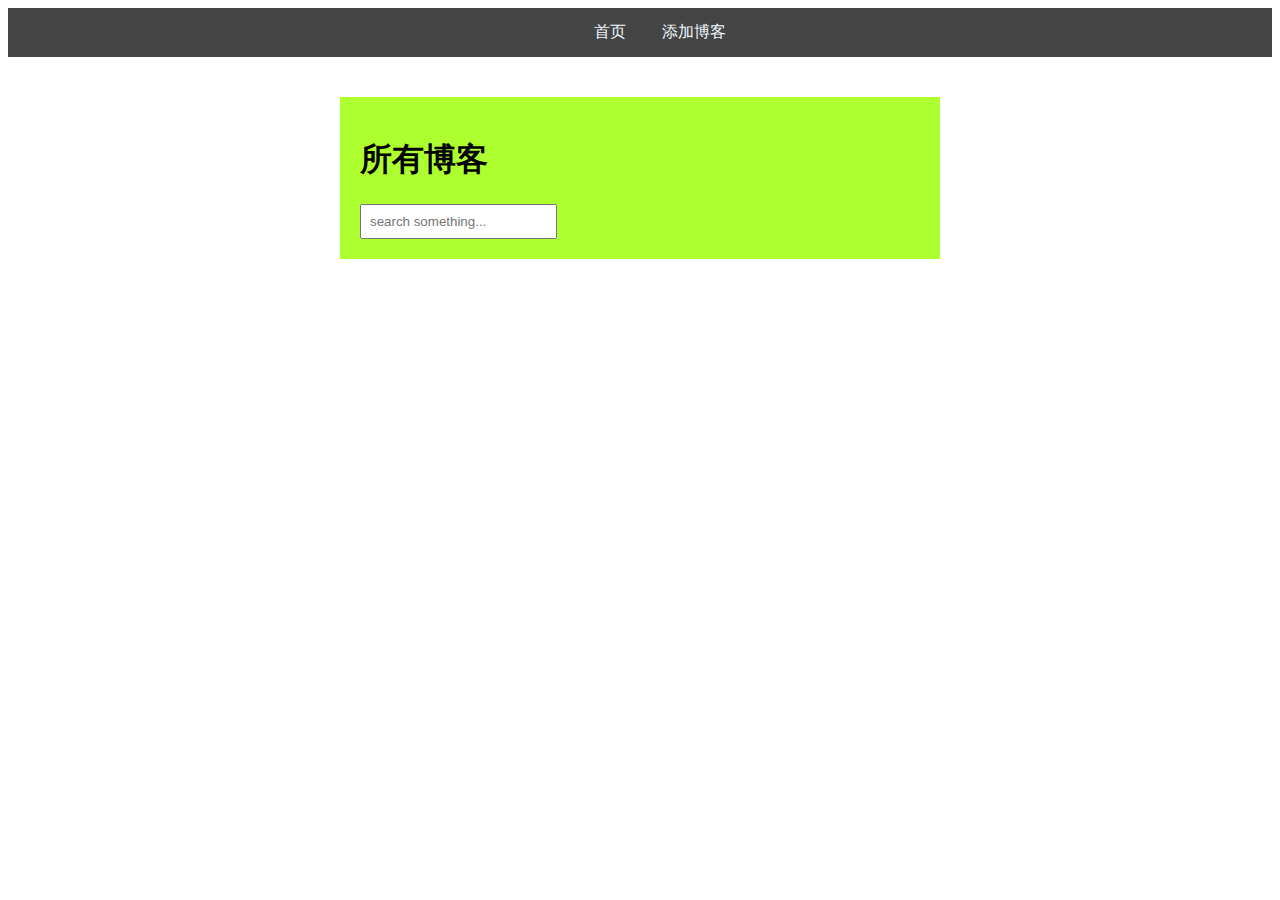
<file: vue-blog/index.html>
<!DOCTYPE html>
<html lang=en>

<head>
    <meta charset=utf-8>
    <meta http-equiv=X-UA-Compatible content="IE=edge">
    <meta name=viewport content="width=device-width,initial-scale=1">
    <link rel=icon href=/favicon.ico> <title>vue-blog</title>
    <link href=css/app.3065ad80.css rel=preload as=style>
    <link href=js/app.28acab23.js rel=preload as=script>
    <link href=js/chunk-vendors.39c127cf.js rel=preload as=script>
    <link href=css/app.3065ad80.css rel=stylesheet>
</head>

<body><noscript><strong>We're sorry but vue-blog doesn't work properly without JavaScript enabled. Please enable it to
            continue.</strong></noscript>
    <div id=app></div>
    <script src=js/chunk-vendors.39c127cf.js> </script> <script src=js/app.28acab23.js> </script> </body> </html>
</file>
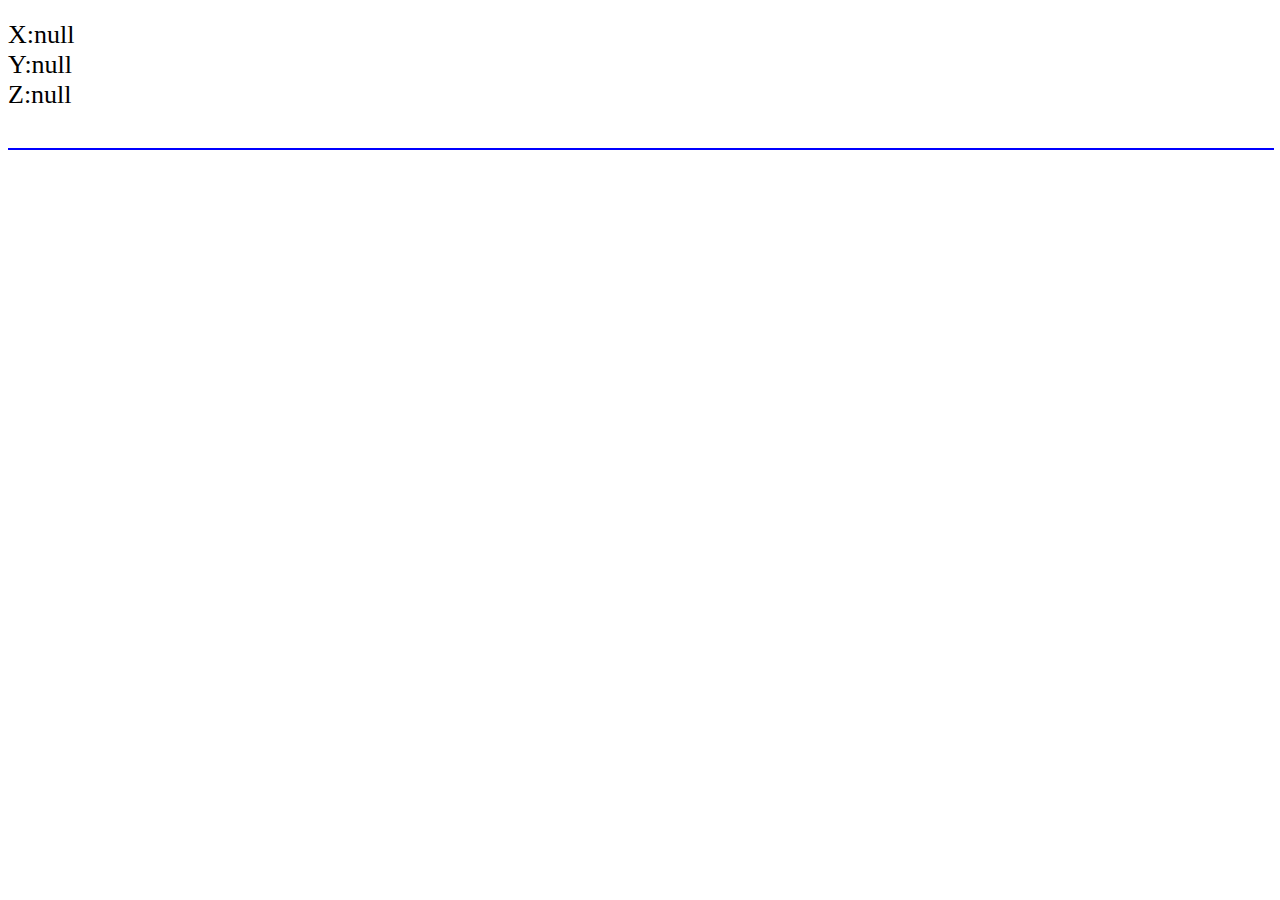
<file: shake/震动事件.html>
<!DOCTYPE html>
<html>
	<head>
		<meta charset="utf-8">
		<title></title>
		<meta name="viewport" content="width=device-width,initial-scale=1,minimum-scale=1,maximum-scale=1,user-scalable=no" />
	</head>
	<body>
	</body>
<script type="text/javascript">
	// 	手机晃动事件 ----- 需要硬件支持
	// 摇一摇功能：
	// 1.手机中的陀螺仪加速器，相邻的两次加速器的距离差值，当达到某一值时，则认为是手机晃动事件；
	//创建一个对象,存储此次晃动事件的加速器的值,x,y,z轴的值
	var currentValue = {
		x:0,
		y:0,
		z:0
	}
	//创建一个对象,存储手机晃动后的加速器的值,也就是上一次晃动的加速器的值;
	var lastValue = {
		x:0,
		y:0,
		z:0
	}
	var minValue = 20;//设置晃动事件达到的最小距离,只有达到该距离时,才会执行摇一摇事件
	//创建一个p标签存储此时的x,y,z值
	var p1 = document.createElement("p");
	p1.style.fontSize = "26px";
	p1.style.marginTop = "20px";
	document.body.appendChild(p1);
	//创建一个img节点,用来存储摇出的图片
	var img = document.createElement("img");
	img.style.width = "100%";
	img.style.border = "1px solid blue";
	document.body.appendChild(img);
	var arrImg = ["imgs/1.jpg","imgs/2.jpg","imgs/3.jpg","imgs/4.jpg"];
	function random(m,n){
		return Math.floor(Math.random() * (n - m + 1) + m);
	}
	//手机晃动时触发的函数
	window.ondevicemotion = function (e){
		var event1 = window.event || e;
		//获取加速器对象,目的是为了获取陀螺仪中的坐标信息
		var accelera = event1.accelerationIncludingGravity;
		p1.innerHTML ="X:" +　accelera.x　+ "<br>Y:" + accelera.y + "<br>Z:" + accelera.z;
		//记录此次加速器的值
		currentValue.x = accelera.x;
		currentValue.y = accelera.y;
		currentValue.z = accelera.z;
		// 判断微信摇一摇事件,手机晃动事件是否达到晃动的距离
		// Math.abs(n) 求n的绝对值
		if (Math.abs(currentValue.x - lastValue.x) >= minValue || Math.abs(currentValue.y - lastValue.y) >= minValue || Math.abs(currentValue.z - lastValue.z) >= minValue) {
			//构成晃动事件
			var ranN = random(0,arrImg.length - 1);
			img.src = arrImg[ranN];
		}
		
		//记录上一次的加速器的值
		lastValue.x = currentValue.x;
		lastValue.y = currentValue.y;
		lastValue.z = currentValue.z;
	}
	
</script>
	
</html>
</file>
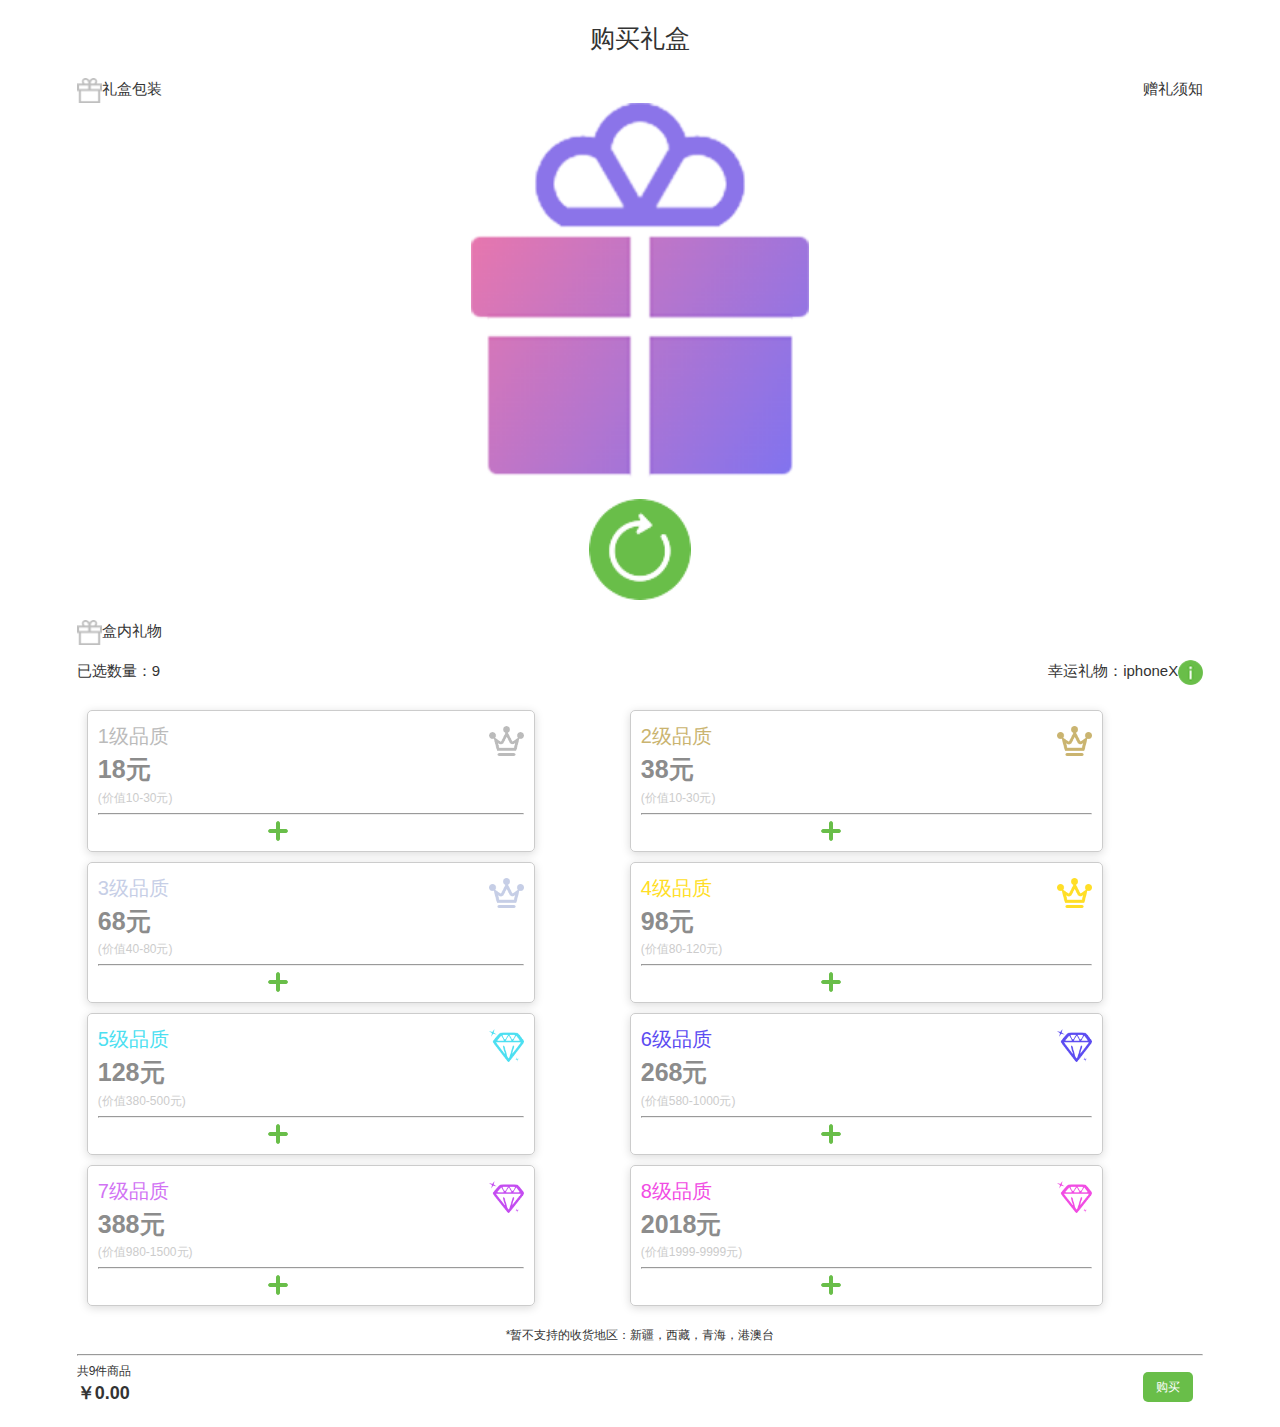
<file: 移动端界面/baypage.html>
<!DOCTYPE html>
<html>
	<head>
		<meta charset="utf-8">
		<link rel="stylesheet" type="text/css" href="reset.css" />
		<meta name="viewport" content="width=device-width,initial-scale=1,minimum-scale=1,maximum-scale=1,user-scalable=no" />
		<title></title>
		<style type="text/css">
			body {
				margin: 0 6%;
			}

			.nav img {
				width: 2.5rem;
				float: left;
				margin: 0;
			}

			.nav {
				font-size: 1.5rem
			}

			.nav p:last-child {
				float: right;
			}

			.nav p:first-of-type {
				float: left;
			}

			.pic img:first-child {
				width: 30%;
				margin-left: 35%;
				margin-bottom: 1.5rem;
			}

			.pic img:last-child {
				width: 9%;
				margin-left: 45.5%;
				margin-bottom: 2rem;
			}

			.navoff img {
				float: right;
			}

			.navoff {
				margin-top: 1.5rem;
				margin-bottom: 1.5rem;
			}
			.td {
				width: 80%;
				border: 1px solid #ccc;
				border-radius: 5px;
				box-shadow: 0 2px 10px rgba(0, 0, 0, 0.15);
				position: relative;
				padding: 1rem;
			}

			.td p:nth-child(1) {
				font-size: 2rem;
				color: #bbb;
			}

			.td p:nth-child(2) {
				font-size: 2.5rem;
				font-weight: 800;
				color: #8c8c8c;
			}

			.td p:nth-child(3) {
				color: #ccc;
			}

			.td img:first-of-type {
				width: 3.5rem;
				position: absolute;
				top: 1.5rem;
				right: 1rem;
			}

			.td img:last-of-type {
				width: 2rem;
				margin-left: 40%;
			}
			.waring p{
				text-align: center;
				margin: 1rem 0;
			}
			.footer{
				position: relative;
				margin-bottom: 2rem;
			}
			.footer a{
				border-radius:5px ;
				background: #69be49;
				width: 5rem;
				height: 3rem;
				position: absolute;
				top: 1rem;
				right: 1rem;
				text-align: center;
				line-height: 3rem;
			}
		</style>
	</head>
	<body>
		<div class="top">
			<p>购买礼盒</p>
		</div>
		<div class="nav clearfix">
			<img src="imgs/礼物.png">
			<p>礼盒包装</p>
			<p>赠礼须知</p>
		</div>
		<div class="pic">
			<img src="img/gift.png">
			<p></p>
			<img src="img/refresh.png">
		</div>
		<div class="nav clearfix">
			<img src="imgs/礼物.png">
			<p>盒内礼物</p>
		</div>
		<div class="navoff nav clearfix">
			<p>已选数量：9</p>
			<img src="img/exclamatory.png">
			<p style="float: right;">幸运礼物：iphoneX</p>
		</div>
		<div class="table">
			<table style="width: 100%;" cellspacing="10">
				<tr>
					<td><a href="#">
							<div class="td">
								<p>1级品质</p>
								<p>18元</p>
								<p>(价值10-30元)</p>
								<img src="img/lv1.png">
								<hr />
								<img src="img/add.png">
							</div>
						</a></td>
					<td><a href="#">
							<div class="td">
								<p style="color: #cab470;">2级品质</p>
								<p>38元</p>
								<p>(价值10-30元)</p>
								<img src="img/icon_vip_2.png">
								<hr />
								<img src="img/add.png">
							</div>
						</a></td>
				</tr>
				<tr>
					<td><a href="#">
							<div class="td">
								<p style="color: #c6cee6;">3级品质</p>
								<p>68元</p>
								<p>(价值40-80元)</p>
								<img src="img/icon_vip_3.png">
								<hr />
								<img src="img/add.png">
							</div>
						</a></td>
					<td><a href="#">
							<div class="td">
								<p style="color: #ffde27;">4级品质</p>
								<p>98元</p>
								<p>(价值80-120元)</p>
								<img src="img/icon_vip_4.png">
								<hr />
								<img src="img/add.png">
							</div>
						</a></td>
				</tr>
				<tr>
					<td><a href="#">
							<div class="td">
								<p style="color: #4cdff1;">5级品质</p>
								<p>128元</p>
								<p>(价值380-500元)</p>
								<img src="img/icon_vip_7.png">
								<hr />
								<img src="img/add.png">
							</div>
						</a></td>
					<td><a href="#">
							<div class="td">
								<p style="color: #5c4cf1;">6级品质</p>
								<p>268元</p>
								<p>(价值580-1000元)</p>
								<img src="img/icon_vip_8.png">
								<hr />
								<img src="img/add.png">
							</div>
						</a></td>
				</tr>
				<tr>
					<td><a href="#">
							<div class="td">
								<p style="color: #d173f4;">7级品质</p>
								<p>388元</p>
								<p>(价值980-1500元)</p>
								<img src="img/icon_vip_9.png">
								<hr />
								<img src="img/add.png">
							</div>
						</a></td>
					<td><a href="#">
							<div class="td">
								<p style="color: #f14ce3;">8级品质</p>
								<p>2018元</p>
								<p>(价值1999-9999元)</p>
								<img src="img/icon_vip_10.png">
								<hr />
								<img src="img/add.png">
							</div>
						</a></td>
				</tr>
			</table>
		</div>
		<div class="waring">
			<p>*暂不支持的收货地区：新疆，西藏，青海，港澳台</p>
		</div>
		<hr />
		<div class="footer">
			<p>共9件商品</p>
			<h2>￥0.00</h2>
			<a href="pay.html">
				<p>购买</p>
			</a>
		</div>
	</body>
</html>
</file>
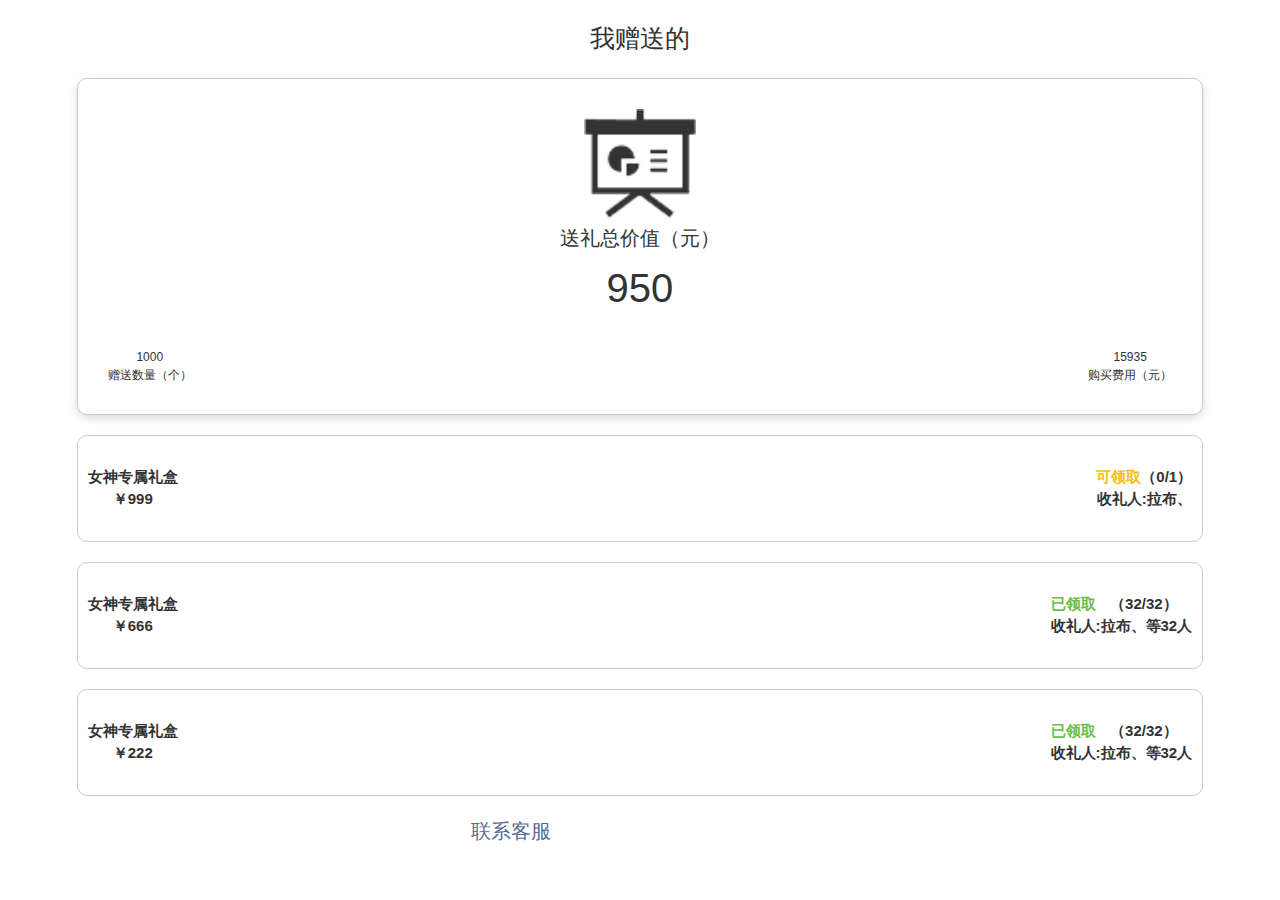
<file: 移动端界面/fromme.html>
<!DOCTYPE html>
<html>
	<head>
		<meta charset="utf-8">
		<meta name="viewport" content="width=device-width,initial-scale=1,minimum-scale=1,maximum-scale=1,user-scalable=no" />
		<link rel="stylesheet" type="text/css" href="reset.css"/>
		<title></title>
		<style type="text/css">
			body{
				width: 88%;
				margin-left: 6%;
			}
			.box{
				border: 1px solid #ccc;
				box-shadow: 0 3px 10px rgba(0,0,0,0.15);
				border-radius: 10px;
			}
			.box img{
				width: 10%;
				padding-left: 39%;
				padding-top: 2rem;
				margin-top: 1rem;
			}
			.box p{
				text-align: center;
				font-size: 2rem;
				padding-top: 0.5rem;
			}
			.box p:last-of-type{
				font-size: 4rem
			}
			ol{
				padding: 3rem;
			}
			ol li{
				text-align: center;
			}
			.left{
				float: left;
			}
			.right{
				float: right;
			}
			.gift{
				border: 1px solid #ccc;
				margin-top: 2rem;
				border-radius: 10px;
				margin-bottom: 2rem;
			}
			.gift ol{
				padding: 3rem 1rem;
			}
			.gift ol li{
				font-size: 1.5rem;
				font-weight: 600;
			}
			.footer a{
				color: #576b95;
				margin-left: 35%;
				font-size: 2rem;
			}
		</style>
	</head>
	<body>
		<div class="top">
			<p>我赠送的</p>
		</div>
		<div class="box clearfix">
			<img src="img/report.png" >
			<p>送礼总价值（元）</p>
			<p>950</p>
			<ol class="left">
				<li>1000</li>
				<li>赠送数量（个）</li>
			</ol>
			<ol class="right">
				<li>15935</li>
				<li>购买费用（元）</li>
			</ol>
		</div>
		<div class="gift clearfix">
			<ol class="left">
				<li>女神专属礼盒</li>
				<li>￥999</li>
			</ol>
			<ol class="right">
				<li><a href="isend.html" style="color: #f7be11;float: left;">可领取</a>（0/1）</li>
				<li>收礼人:<p style="float: right;">拉布、</p></li>
			</ol>
		</div>
		<div class="gift clearfix">
			<ol class="left">
				<li>女神专属礼盒</li>
				<li>￥666</li>
			</ol>
			<ol class="right">
				<li><a href="sendnone.html" style="color: #69be49;float: left;">已领取</a>（32/32）</li>
				<li>收礼人:<p style="float: right;">拉布、等32人</p></li>
			</ol>
		</div>
		<div class="gift clearfix">
			<ol class="left">
				<li>女神专属礼盒</li>
				<li>￥222</li>
			</ol>
			<ol class="right">
				<li><a href="sendnone.html" style="color: #69be49;float: left;">已领取</a>（32/32）</li>
				<li>收礼人:<p style="float: right;">拉布、等32人</p></li>
			</ol>
		</div>
		<div class="footer">
			<a href="#">联系客服</a>
		</div>
	</body>
</html>
</file>
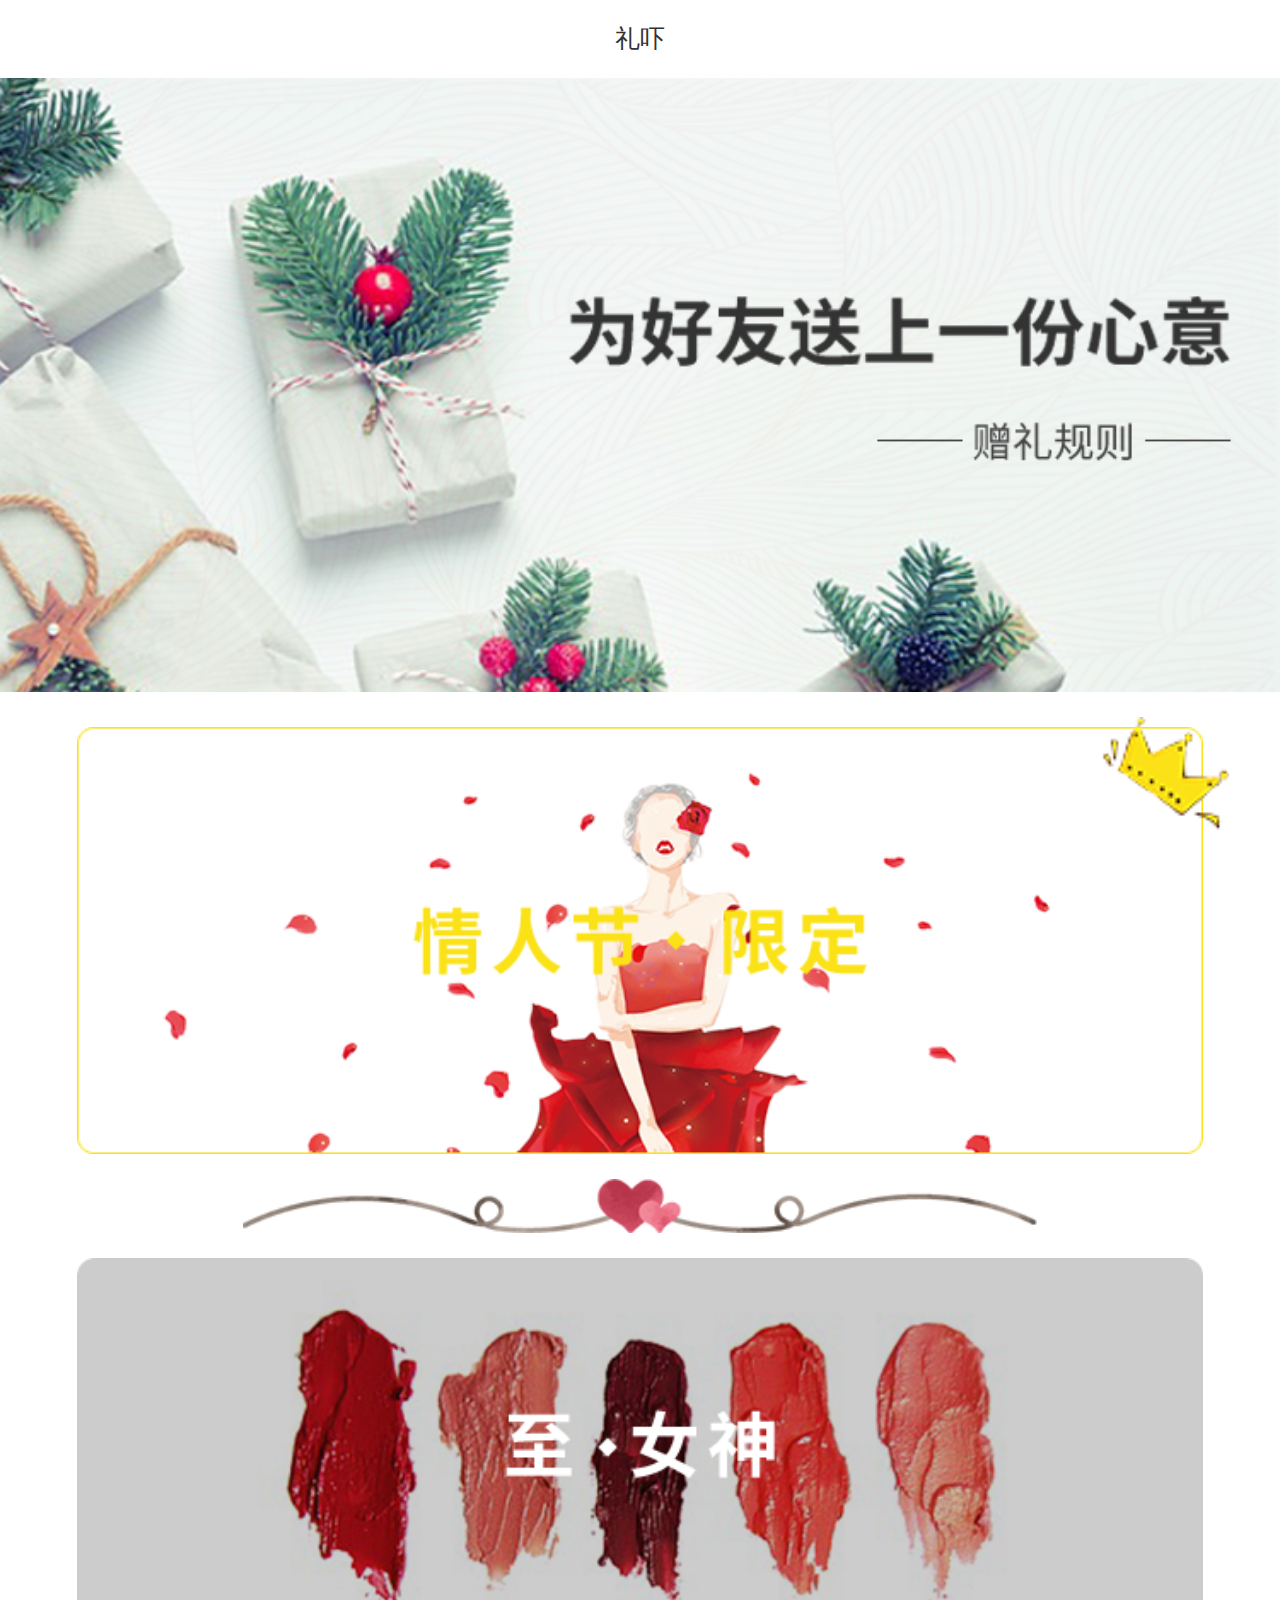
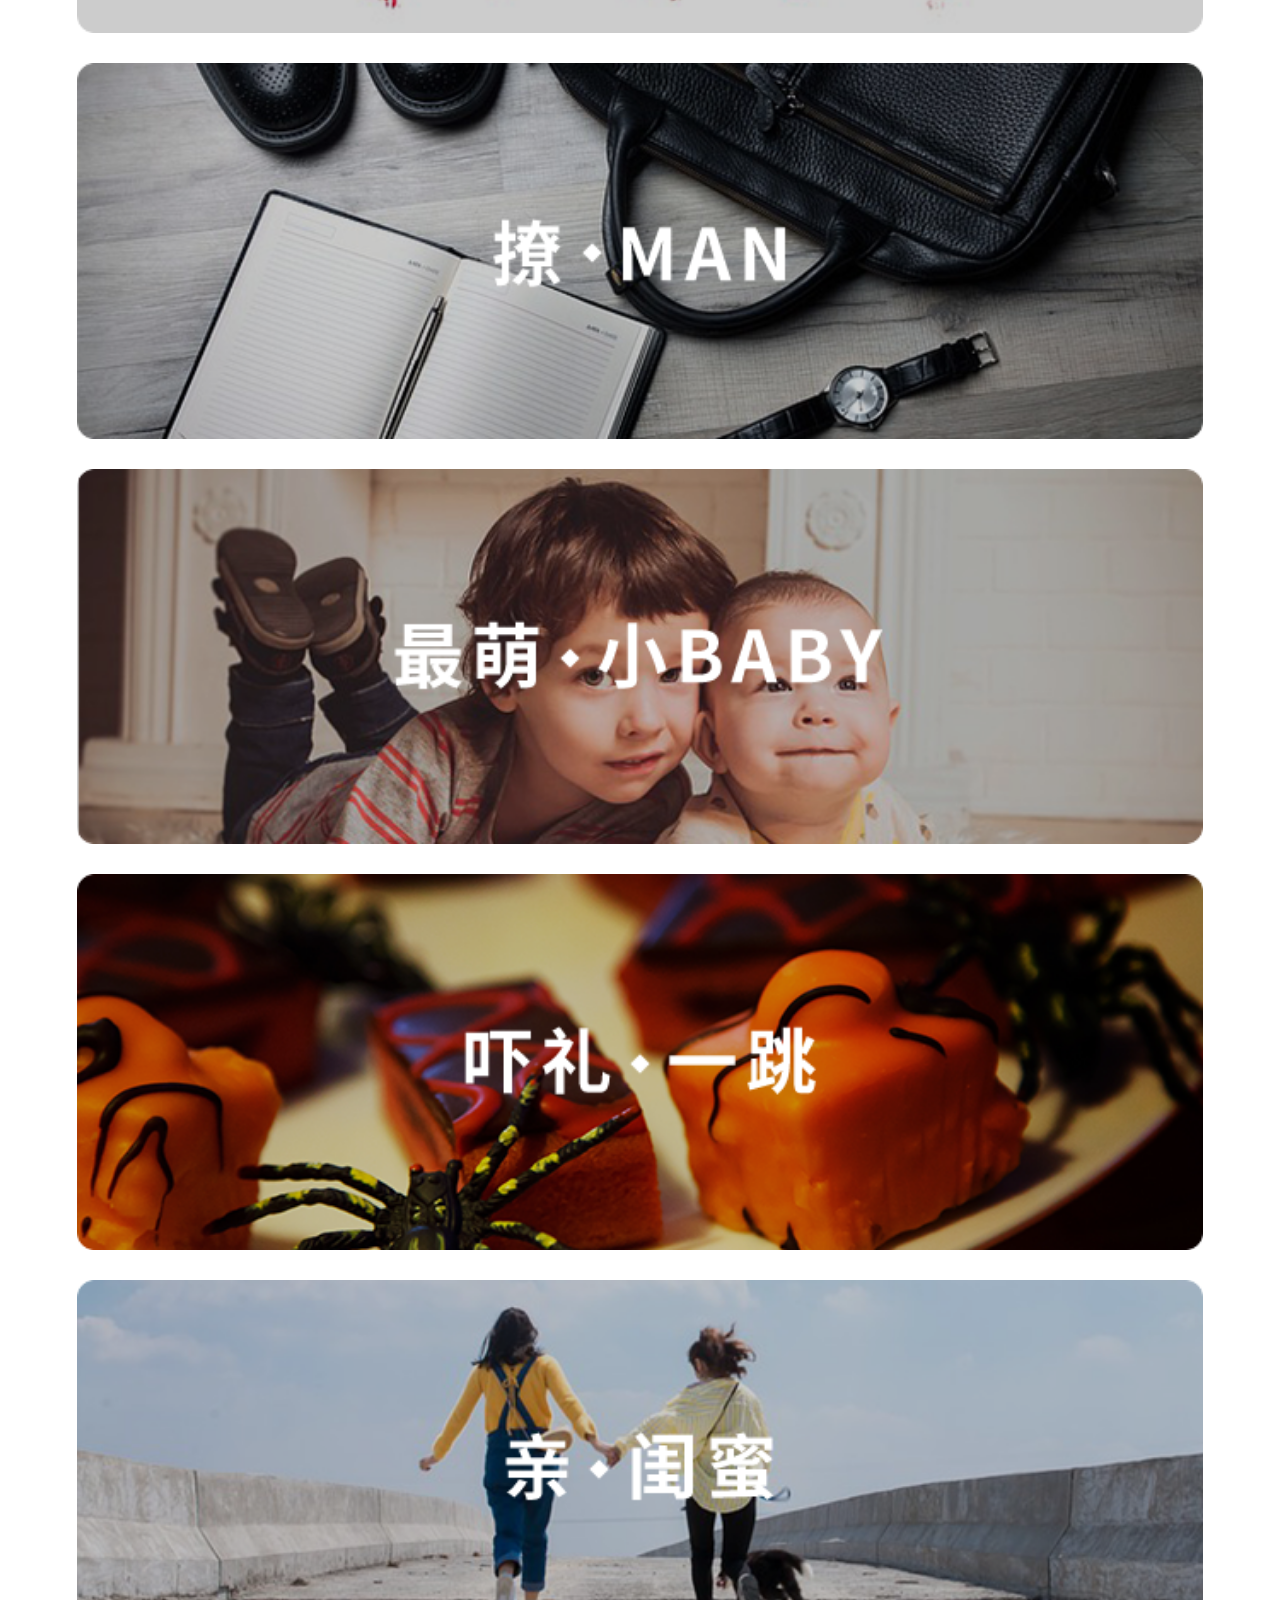
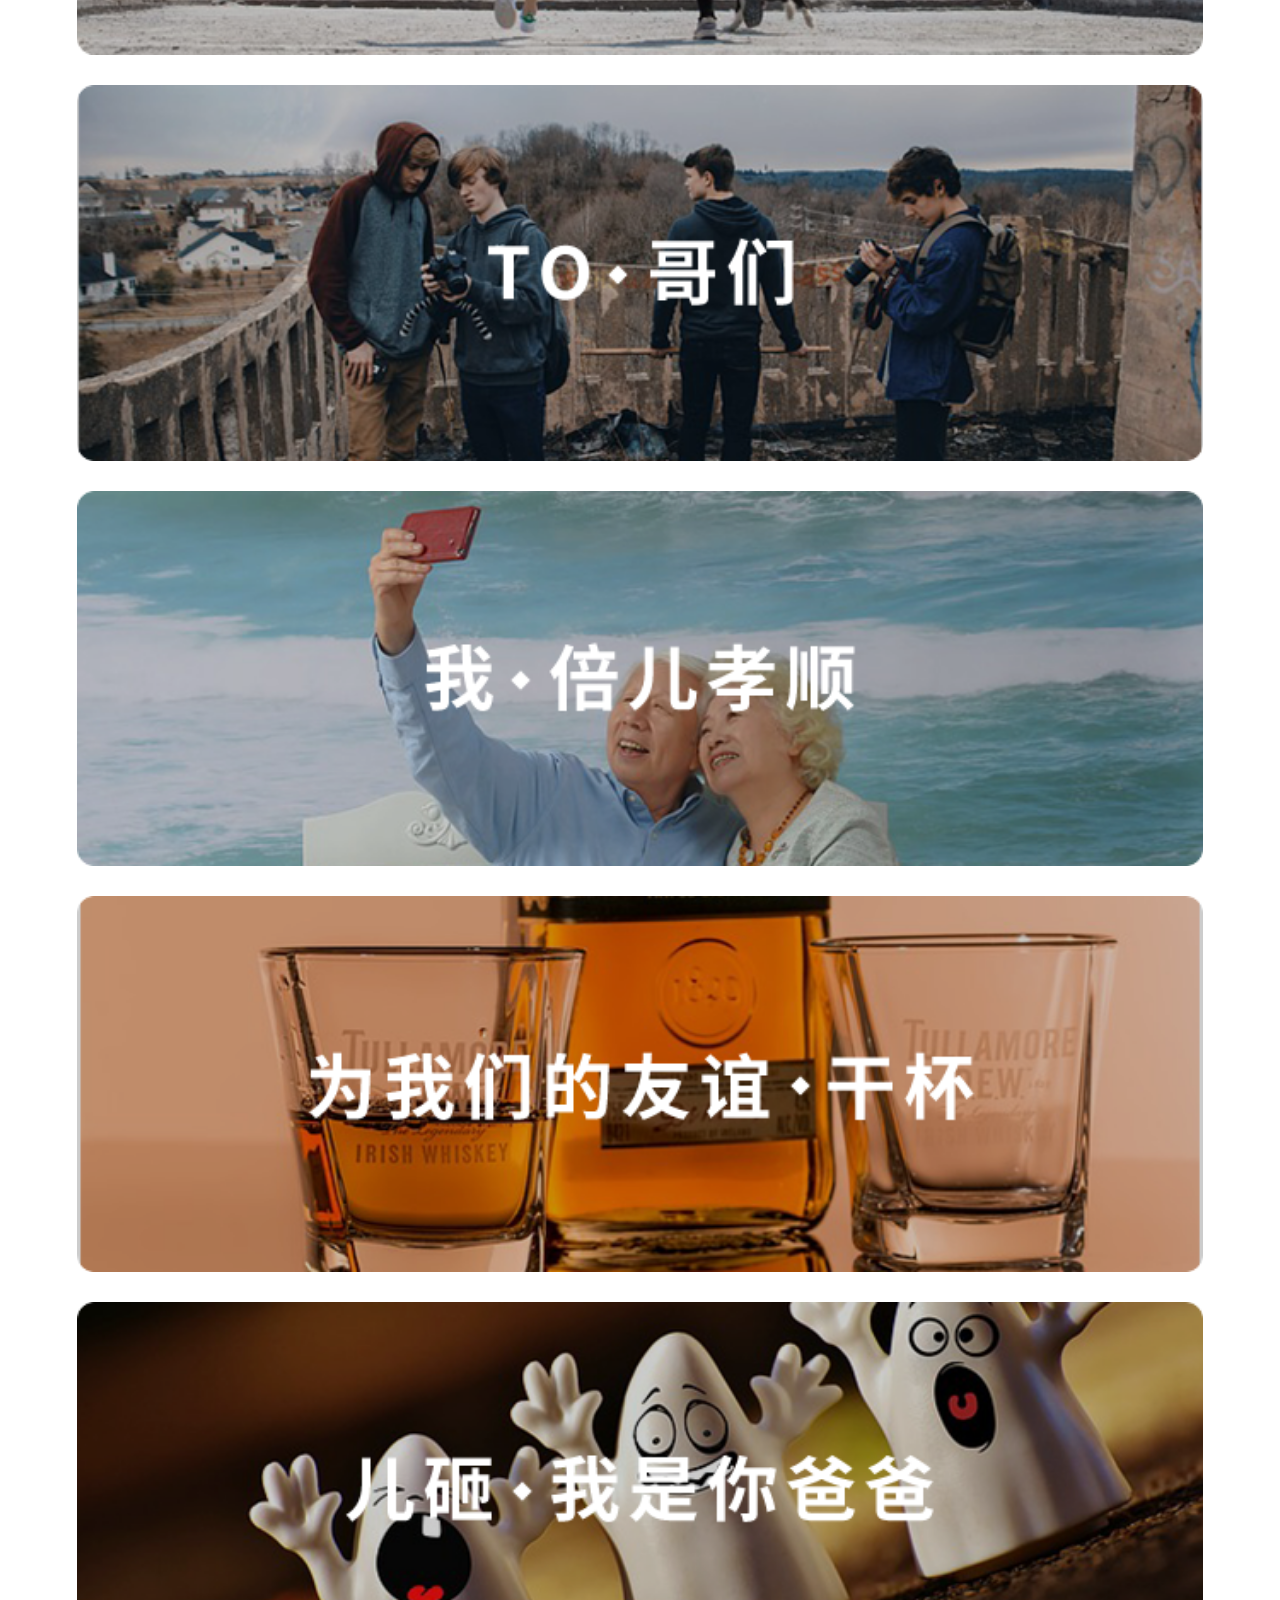
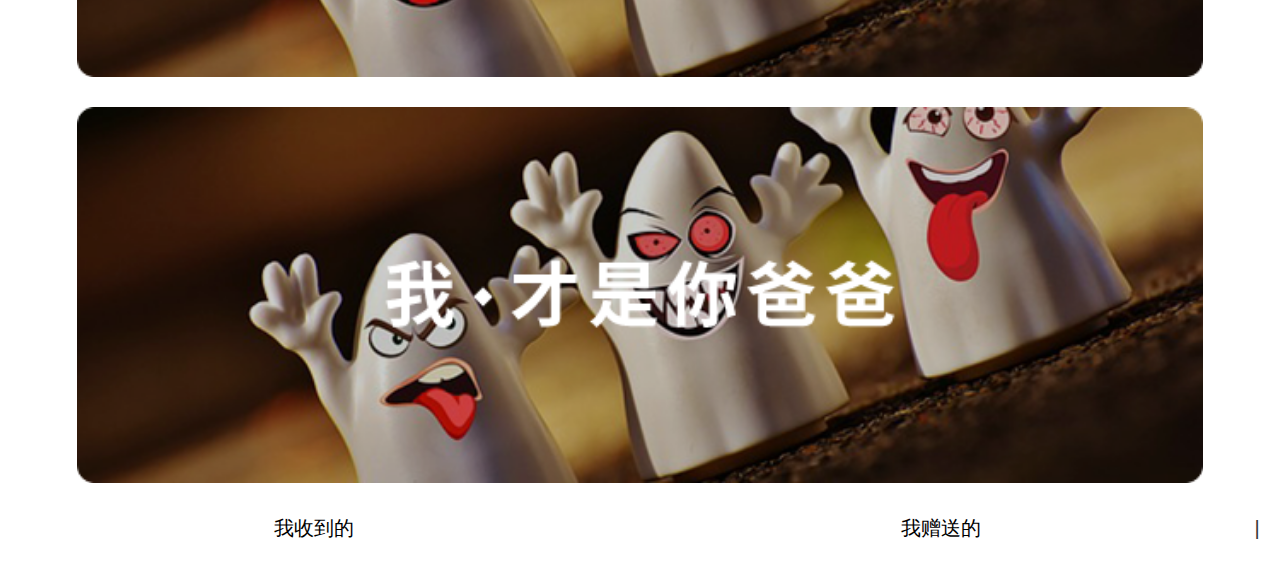
<file: 移动端界面/homepage.html>
<!DOCTYPE html>
<html>
	<head>
		<meta charset="utf-8">
		<title></title>
		<meta name="viewport" content="width=device-width,initial-scale=1,minimum-scale=1,maximum-scale=1,user-scalable=no" />
		<link rel="stylesheet" type="text/css" href="reset.css" />
		<style type="text/css">

			.friend img {
				width: 100%;
				margin-bottom: 3.5rem;
				margin-left: 0;
			}

			.queen {
				position: relative;
				margin-bottom: 2.5rem;
			}

			.queen img:last-child {
				width: 10%;
				position: absolute;
				right: 4%;
				top: -1rem;
			}

			.flower img {
				width: 62%;
				margin-left: 19%;
				margin-bottom: 2.5rem;
			}
			.photo img{
					width: 88%;
					margin-left: 6%;
					margin-bottom: 3rem;
			}
			.footer{
				font-size: 2rem;
			}
			.footer p{
				float: left;
				width: 49%;
				text-align: center;
				margin-bottom: 3.2rem;

			}
			.footer span{
				position: absolute;
			}
			.footer a{
				color: #000000;
			}
		</style>
	</head>
	<body>
		<div class="top">
			<p>礼吓</p>
		</div>
		<div class="body">
			<div class="friend">
				<a href="#"><img src="img/body1.png"></a>
			</div>
			<div class="queen">
				<a href="baypage.html"><img src="img/queen.png">
				<img src="img/power.png"></a>
			</div>
			<div class="flower">
				<a href="#"><img src="img/home_seg.png"></a>
			</div>
			<div class="photo">
				<div class="forgirl">
					<a href="#"><img src="img/forgirl.png"></a>
				</div>
				<div class="male">
					<a href="#"><img src="img/male.png"></a>
				</div>
				<div class="baby">
					<a href="#"><img src="img/baby.png" ></a>
				</div>
				<div class="shock">
					<a href="#"><img src="img/shock.png" ></a>
				</div>
				<div class="together">
					<a href="#"><img src="img/together.png" ></a>
				</div>
				<div class="dude">
					<a href="#"><img src="img/dude.png" ></a>
				</div>
				<div class="forold">
					<a href="#"><img src="img/forold.png" ></a>
				</div>
				<div class="friendship">
					<a href="#"><img src="img/friendship.png" ></a>
				</div>
				<div class="whosdaddy">
					<a href="#"><img src="img/whosdaddy.png" ></a>
				</div>
				<div class="me">
					<a href="#"><img src="img/me.png" ></a>
				</div>
			</div>
		</div>
		<div class="footer">
			<a href="tome.html"><p>我收到的</p></a>
			<span>|</span>
			<a href="fromme.html"><p>我赠送的</p></a>
		</div>
	</body>
</html>
</file>
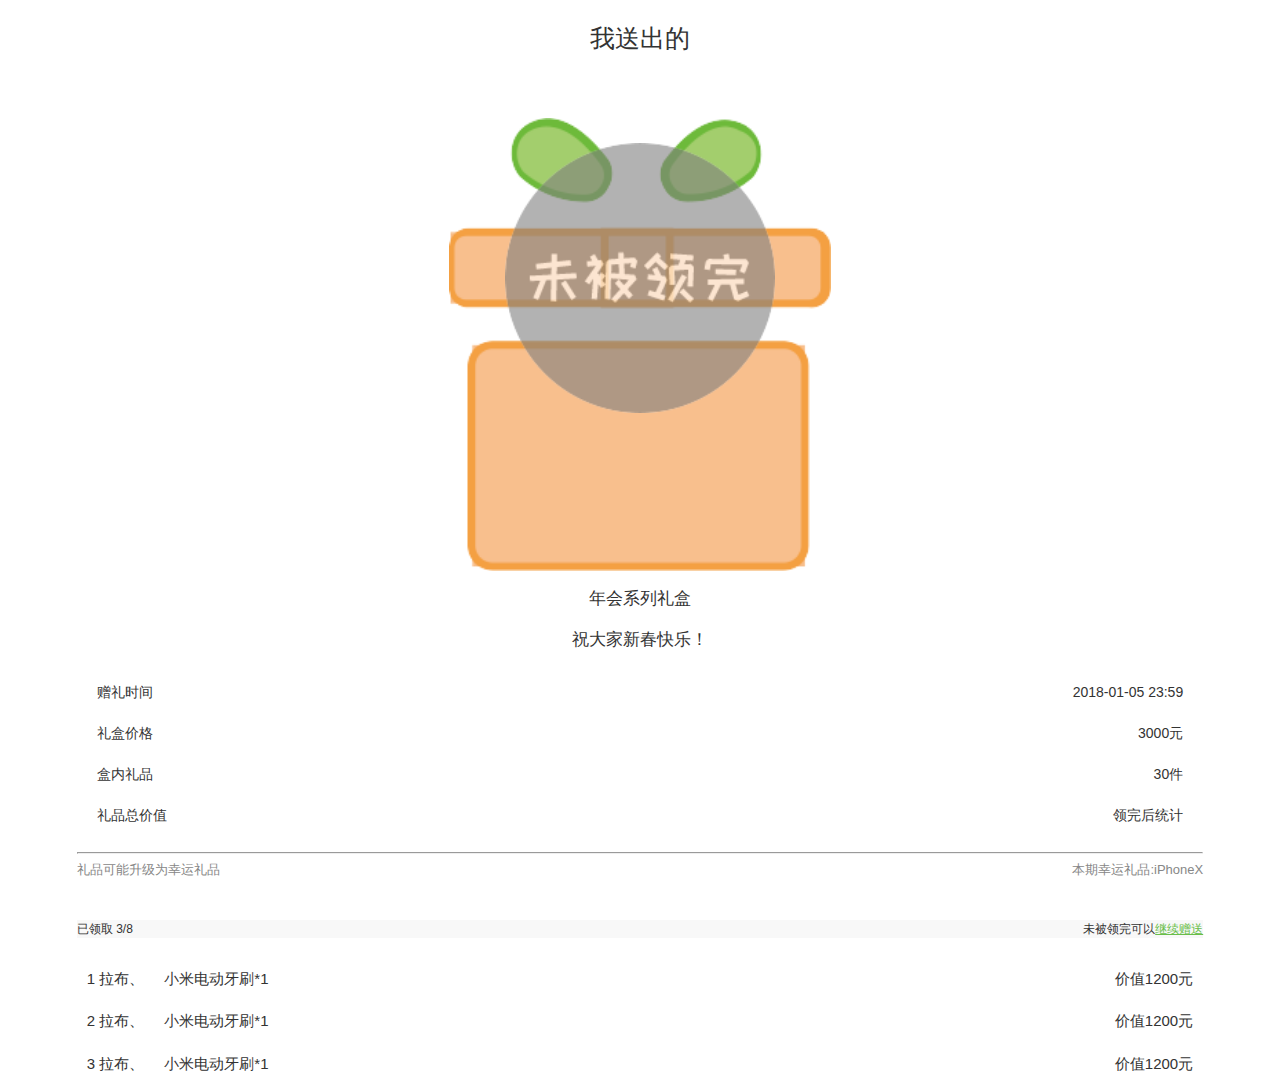
<file: 移动端界面/isend.html>
<!DOCTYPE html>
<html>
	<head>
		<meta charset="utf-8">
		<meta name="viewport" content="width=device-width,initial-scale=1,minimum-scale=1,maximum-scale=1,user-scalable=no" />
		<link rel="stylesheet" type="text/css" href="reset.css"/>
		<title></title>
		<style type="text/css">
			body {
				width: 88%;
				margin-left: 6%;
			}
						.box {
				position: relative;
			}
			
			.box img:first-child {
				width: 34%;
				margin-left: 33%;
				margin-top: 4rem;
			}
			
			.box img:last-child {
				opacity: 0.6;
				width: 24%;
				margin-left: 38%;
				position: absolute;
				top: 6.5rem;
			}
			
			.box p {
				text-align: center;
				margin-top: 1.5rem;
				font-size: 1.7rem;
				margin-bottom: 1rem;
			}
			
			ol li {
				margin: 2rem;
				font-size: 1.4rem
			}
			
			.left {
				float: left;
			}
			
			.right {
				float: right;
				text-align: right;
			}
			.middle p{
				font-size: 1.3rem;
				color: #878787;
			}
			.middle p:first-child{
				float: left;
			}
			.middle p:last-child{
				float: right;
			}
			.mid{
				margin-top: 4rem;
				background: #f8f8f8;
				margin-bottom: 2rem;
				
			}
			.mid p:first-child{
				float: left;
			}
			.mid p:last-child{
				float: right;
			}
			.foot ul li{
				text-align: center;
				font-size: 1.5rem;
				padding: 1rem;
			}
			.center{
				float: left;
				margin-left: 0;
			}
		</style>
	</head>
	<body>
		<div class="top">
			<p>我送出的</p>
		</div>
		<div class="box">
			<img src="img/box.png">
			<p>年会系列礼盒</p>
			<p>祝大家新春快乐！</p>
			<img src="img/unfinish.png">
		</div>
		<div class="list clearfix">
			<ol class="left">
				<li>赠礼时间</li>
				<li>礼盒价格</li>
				<li>盒内礼品</li>
				<li>礼品总价值</li>
			</ol>
			<ol class="right">
				<li>2018-01-05 23:59</li>
				<li>3000元</li>
				<li>30件</li>
				<li>领完后统计</li>
			</ol>
		</div>
		<hr />
		<div class="middle clearfix">
			<p>礼品可能升级为幸运礼品</p>
			<p>本期幸运礼品:iPhoneX</p>
		</div>
		<div class="mid clearfix">
			<p>已领取 3/8</p>
			<p>未被领完可以<a href="pay.html" style="color: #69be49; text-decoration: underline;">继续赠送</a></p>
		</div>
		<div class="foot">
			<ul class="left">
				<li>1 拉布、</li>
				<li>2 拉布、</li>
				<li>3 拉布、</li>
			</ul>
			<ul class="center">
				<li>小米电动牙刷*1</li>
				<li>小米电动牙刷*1</li>
				<li>小米电动牙刷*1</li>
			</ul>
			<ul class="right">
				<li>价值1200元</li>
				<li>价值1200元</li>
				<li>价值1200元</li>
			</ul>
		</div>
	</body>
</html>
</file>
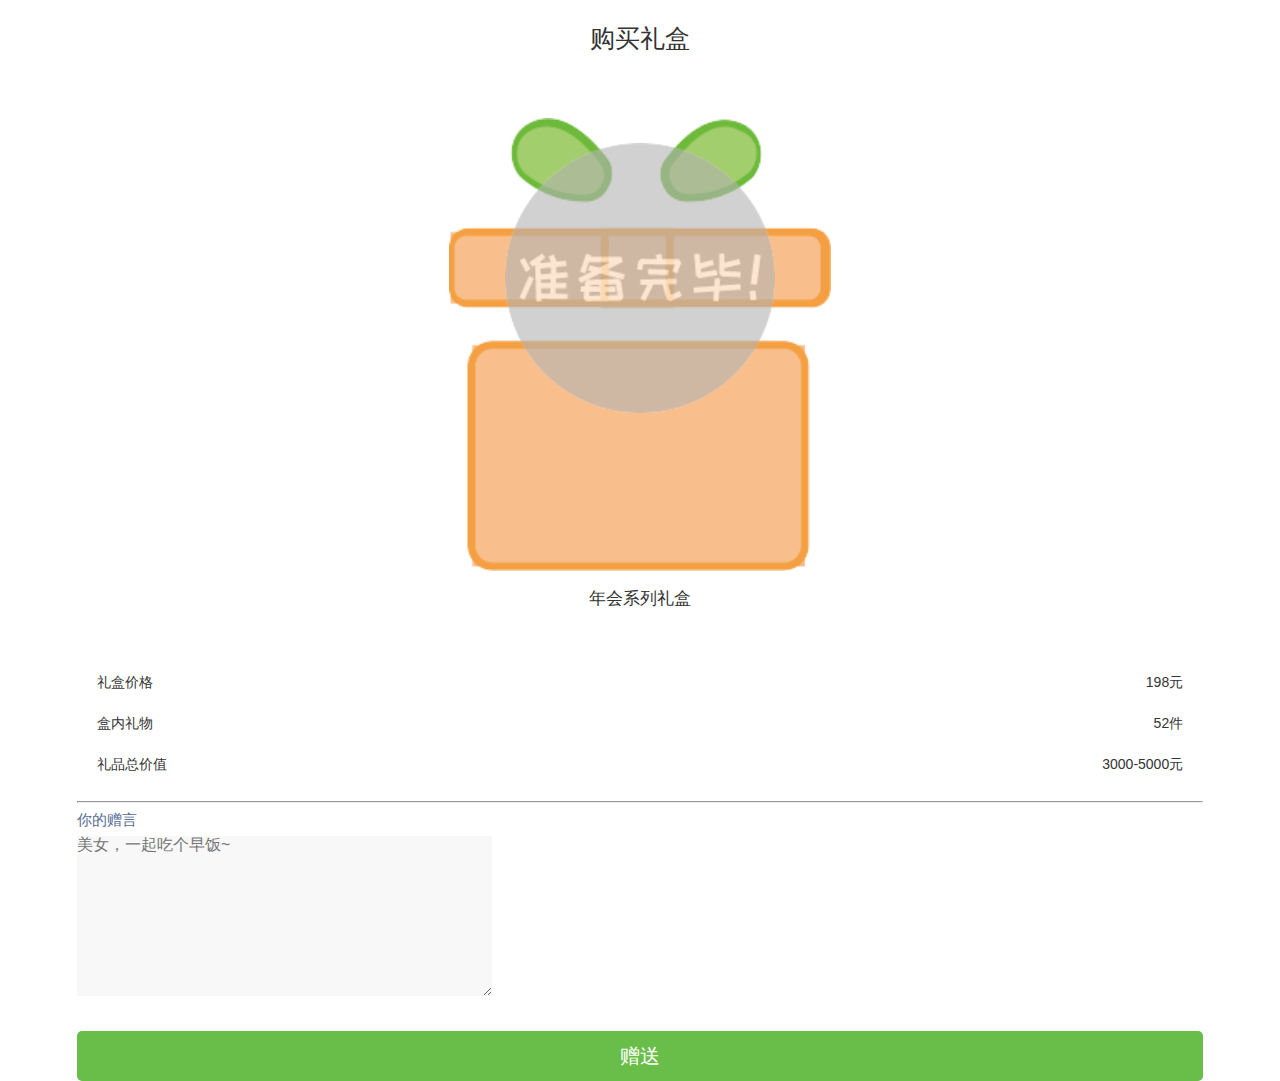
<file: 移动端界面/pay.html>
<!DOCTYPE html>
<html>
	<head>
		<meta charset="utf-8">
		<meta name="viewport" content="width=device-width,initial-scale=1,minimum-scale=1,maximum-scale=1,user-scalable=no" />
		<link rel="stylesheet" type="text/css" href="reset.css" />
		<title></title>
		<style type="text/css">
			body {
				width: 88%;
				margin-left: 6%;
			}

			.box {
				position: relative;
			}

			.box img:first-child {
				width: 34%;
				margin-left: 33%;
				margin-top: 4rem;
			}

			.box img:last-child {
				opacity: 0.6;
				width: 24%;
				margin-left: 38%;
				position: absolute;
				top: 6.5rem;
			}

			.box p {
				text-align: center;
				margin-top: 1.5rem;
				font-size: 1.7rem;
				margin-bottom: 4rem;
			}

			ol li {
				margin: 2rem;
				font-size: 1.4rem
			}

			.left {
				float: left;
			}

			.right {
				float: right;
				text-align: right;
			}

			.message p {
				color: #576b95;
				font-size: 1.5rem;
				margin-bottom: 0.5rem;
			}

			.message textarea {
				border: none;
				line-height: 2rem;
				background: #f8f8f8;
				font-size: 1.6rem
			}

			.send a {
				margin-top: 3rem;
				position: absolute;
				width: 88%;
				border-radius: 5px;
				background: #69be49;
				height: 5rem;
				text-align: center;
				line-height: 5rem;
				font-size: 2rem
			}
		</style>
	</head>
	<body>
		<div class="top">
			<p>购买礼盒</p>
		</div>
		<div class="box">
			<img src="img/box.png">
			<p>年会系列礼盒</p>
			<img src="img/hover.png">
		</div>
		<div class="list clearfix">
			<ol class="left">
				<li>礼盒价格</li>
				<li>盒内礼物</li>
				<li>礼品总价值</li>
			</ol>
			<ol class="right">
				<li>198元</li>
				<li>52件</li>
				<li>3000-5000元</li>
			</ol>
		</div>
		<hr />
		<div class="message">
			<p>你的赠言</p>
			<textarea rows="8" cols="40" placeholder="美女，一起吃个早饭~"></textarea>
		</div>
		<div class="send">
			<a href="sended.html">
				<p>赠送</p>
			</a>
		</div>
	</body>
</html>
</file>
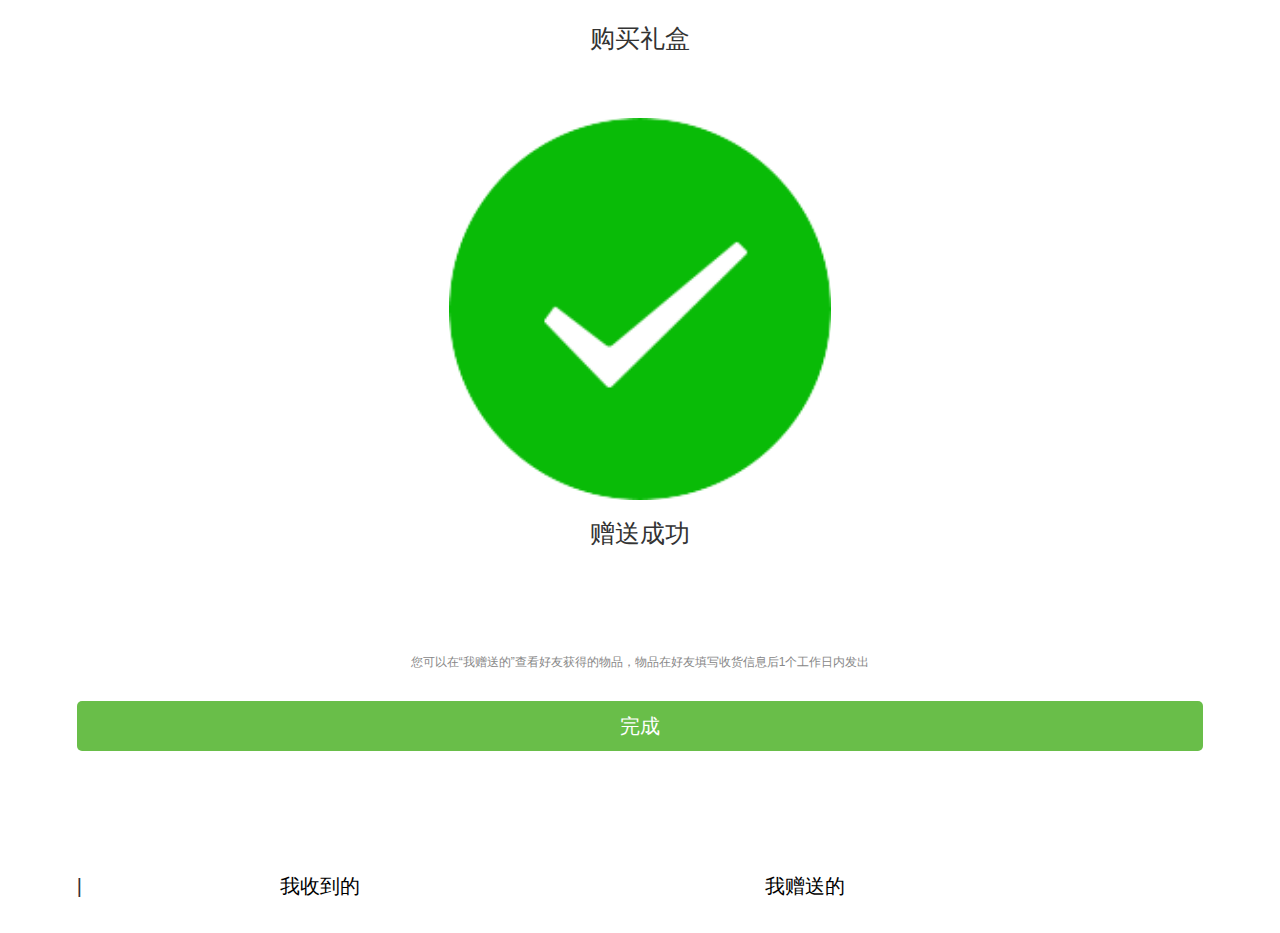
<file: 移动端界面/sended.html>
<!DOCTYPE html>
<html>
	<head>
		<meta charset="utf-8">
		<meta name="viewport" content="width=device-width,initial-scale=1,minimum-scale=1,maximum-scale=1,user-scalable=no" />
		<link rel="stylesheet" type="text/css" href="reset.css" />
		<title></title>
		<style type="text/css">
			body {
				width: 88%;
				margin-left: 6%;
			}

			.pic img {
				width: 34%;
				margin-left: 33%;
				margin-top: 4rem;
			}

			.pic p {
				text-align: center;
				margin-top: 1.5rem;
				font-size: 2.5rem;
				margin-bottom: 10rem;
			}

			.mark p {
				text-align: center;
				color: #878787;
			}

			.mark a {
				margin-top: 3rem;
				position: absolute;
				width: 88%;
				border-radius: 5px;
				background: #69be49;
				height: 5rem;
				text-align: center;
				line-height: 5rem;
				font-size: 2rem
			}

			.mark a p {
				color: white;
			}

			.footer {
				font-size: 2rem;
				position: relative;
				margin-top:20rem;
				width: 88%;
			}

			.footer p {
				float: left;
				width: 49%;
				text-align: center;
				margin-bottom: 3.2rem;

			}

			.footer span {
				position: absolute;
			}

			.footer a {
				color: #000000;
			}
		</style>
	</head>
	<body>
		<div class="top">
			<p>购买礼盒</p>
		</div>
		<div class="pic">
			<img src="img/sended.png">
			<p>赠送成功</p>
		</div>
		<div class="mark clearfix">
			<p>您可以在“我赠送的”查看好友获得的物品，物品在好友填写收货信息后1个工作日内发出</p>
			<a href="homepage.html">
				<p>完成</p>
			</a>
		</div>
			<div class="footer">
				<a href="tome.html">
					<p>我收到的</p>
				</a>
				<span>|</span>
				<a href="fromme.html">
					<p>我赠送的</p>
				</a>
			</div>
	</body>
</html>
</file>
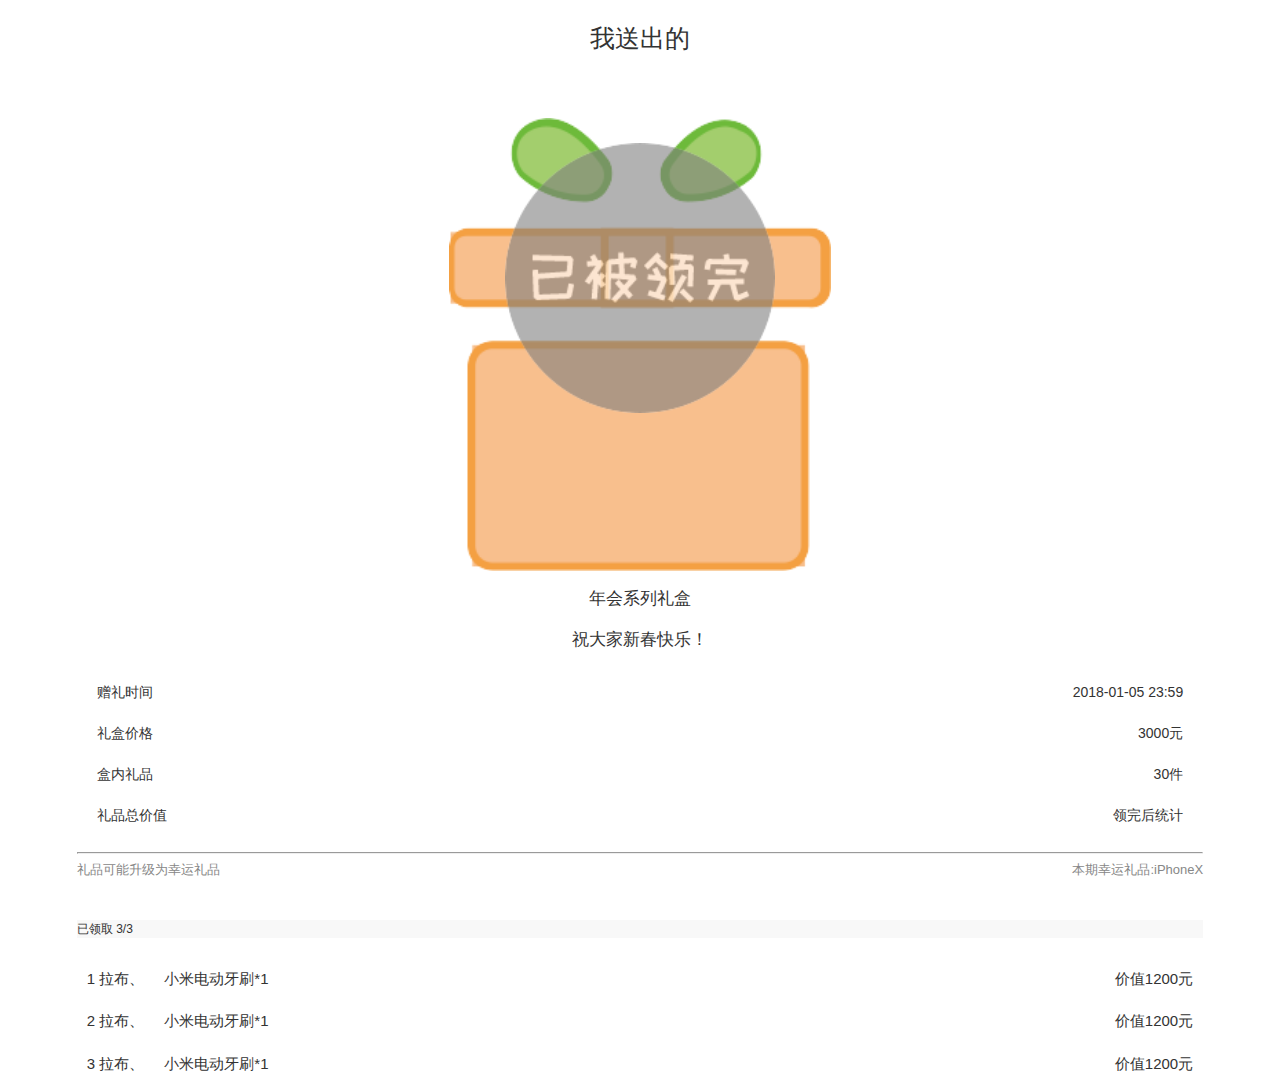
<file: 移动端界面/sendnone.html>
<!DOCTYPE html>
<html>
	<head>
		<meta charset="utf-8">
		<meta name="viewport" content="width=device-width,initial-scale=1,minimum-scale=1,maximum-scale=1,user-scalable=no" />
		<link rel="stylesheet" type="text/css" href="reset.css"/>
		<title></title>
		<style type="text/css">
			body {
				width: 88%;
				margin-left: 6%;
			}
						.box {
				position: relative;
			}
			
			.box img:first-child {
				width: 34%;
				margin-left: 33%;
				margin-top: 4rem;
			}
			
			.box img:last-child {
				opacity: 0.6;
				width: 24%;
				margin-left: 38%;
				position: absolute;
				top: 6.5rem;
			}
			
			.box p {
				text-align: center;
				margin-top: 1.5rem;
				font-size: 1.7rem;
				margin-bottom: 1rem;
			}
			
			ol li {
				margin: 2rem;
				font-size: 1.4rem
			}
			
			.left {
				float: left;
			}
			
			.right {
				float: right;
				text-align: right;
			}
			.middle p{
				font-size: 1.3rem;
				color: #878787;
			}
			.middle p:first-child{
				float: left;
			}
			.middle p:last-child{
				float: right;
			}
			.mid{
				margin-top: 4rem;
				background: #f8f8f8;
				margin-bottom: 2rem;
				
			}
			.mid p:first-child{
				float: left;
			}
			.foot ul li{
				text-align: center;
				font-size: 1.5rem;
				padding: 1rem;
			}
			.center{
				float: left;
				margin-left: 0;
			}
		</style>
	</head>
	<body>
		<div class="top">
			<p>我送出的</p>
		</div>
		<div class="box">
			<img src="img/box.png">
			<p>年会系列礼盒</p>
			<p>祝大家新春快乐！</p>
			<img src="img/sendnone.png">
		</div>
		<div class="list clearfix">
			<ol class="left">
				<li>赠礼时间</li>
				<li>礼盒价格</li>
				<li>盒内礼品</li>
				<li>礼品总价值</li>
			</ol>
			<ol class="right">
				<li>2018-01-05 23:59</li>
				<li>3000元</li>
				<li>30件</li>
				<li>领完后统计</li>
			</ol>
		</div>
		<hr />
		<div class="middle clearfix">
			<p>礼品可能升级为幸运礼品</p>
			<p>本期幸运礼品:iPhoneX</p>
		</div>
		<div class="mid clearfix">
			<p>已领取 3/3</p>
		</div>
		<div class="foot">
			<ul class="left">
				<li>1 拉布、</li>
				<li>2 拉布、</li>
				<li>3 拉布、</li>
			</ul>
			<ul class="center">
				<li>小米电动牙刷*1</li>
				<li>小米电动牙刷*1</li>
				<li>小米电动牙刷*1</li>
			</ul>
			<ul class="right">
				<li>价值1200元</li>
				<li>价值1200元</li>
				<li>价值1200元</li>
			</ul>
		</div>
	</body>
</html>
</file>
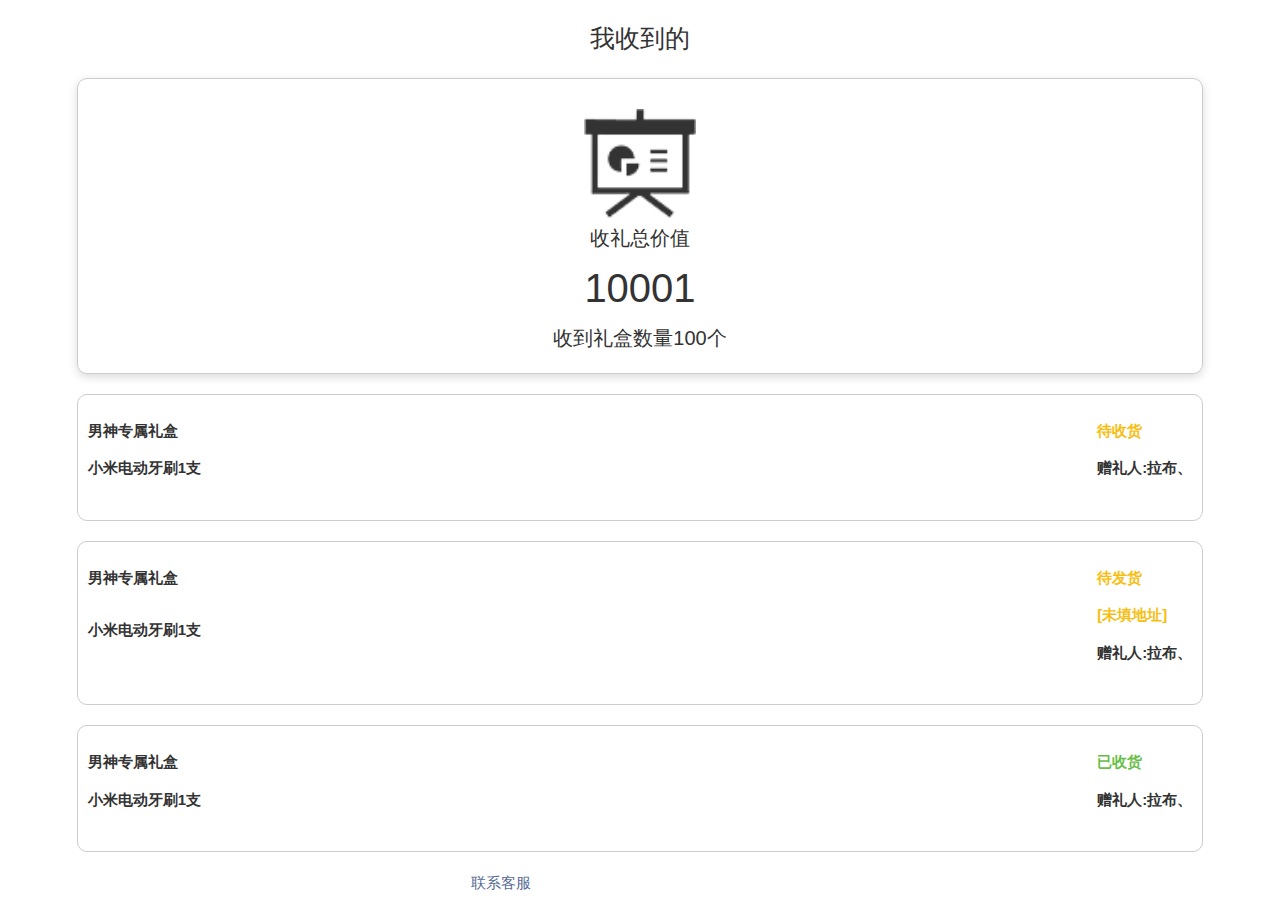
<file: 移动端界面/tome.html>
<!DOCTYPE html>
<html>
	<head>
		<meta charset="utf-8">
		<meta name="viewport" content="width=device-width,initial-scale=1,minimum-scale=1,maximum-scale=1,user-scalable=no" />
		<link rel="stylesheet" type="text/css" href="reset.css"/>
		<title></title>
		<style type="text/css">
			body{
				margin: 0 6%;
			}
			.box{
				border: 1px solid #ccc;
				box-shadow: 0 3px 10px rgba(0,0,0,0.15);
				border-radius: 10px;
			}
			.box img{
				width: 10%;
				padding-left: 39%;
				padding-top: 2rem;
				margin-top: 1rem;
			}
			.box p{
				text-align: center;
				font-size: 2rem;
				padding-top: 0.5rem;
			}
			.box p:nth-child(3){
				font-size: 4rem
			}
			.box p:last-child{
				padding-bottom: 2rem;
			}
			.left{
				float: left;
			}
			.right{
				float: right;
			}
			.gift{
				border: 1px solid #ccc;
				margin-top: 2rem;
				border-radius: 10px;
				margin-bottom: 2rem;
			}
			.gift ol{
				padding: 2.5rem 1rem;
			}
			.gift ol li{
				font-size: 1.5rem;
				font-weight: 600;
				padding-bottom: 1.5rem;
			}
			.footer a{
				color: #576b95;
				margin-left: 35%;
				font-size: 1.5rem;
			}
		</style>
	</head>
	<body>
		<div class="top">
			<p>我收到的</p>
		</div>
		<div class="box clearfix">
			<img src="img/report.png" >
			<p>收礼总价值</p>
			<p>10001</p>
			<p>收到礼盒数量100个</p>
		</div>
		<div class="gift clearfix">
			<ol class="left">
				<li>男神专属礼盒</li>
				<li>小米电动牙刷1支</li>
			</ol>
			<ol class="right">
				<li><a href="#" style="color: #f7be11;">待收货</a></li>
				<li>赠礼人:<p style="float: right;">拉布、</p></li>
			</ol>
		</div>
		<div class="gift clearfix">
			<ol class="left">
				<li>男神专属礼盒</li>
				<li></li>
				<li>小米电动牙刷1支</li>
			</ol>
			<ol class="right">
				<li><a href="#" style="color: #f7be11;">待发货</a></li>
				<li><a href="#" style="color: #f7be11;">[未填地址]</a></li>
				<li>赠礼人:<p style="float: right;">拉布、</p></li>
			</ol>
		</div>
		<div class="gift clearfix">
			<ol class="left">
				<li>男神专属礼盒</li>
				<li>小米电动牙刷1支</li>
			</ol>
			<ol class="right">
				<li><a href="#" style="color: #69be49;">已收货</a></li>
				<li>赠礼人:<p style="float: right;">拉布、</p></li>
			</ol>
		</div>
		<div class="footer">
			<a href="#">联系客服</a>
		</div>
	</body>
</html>
</file>
